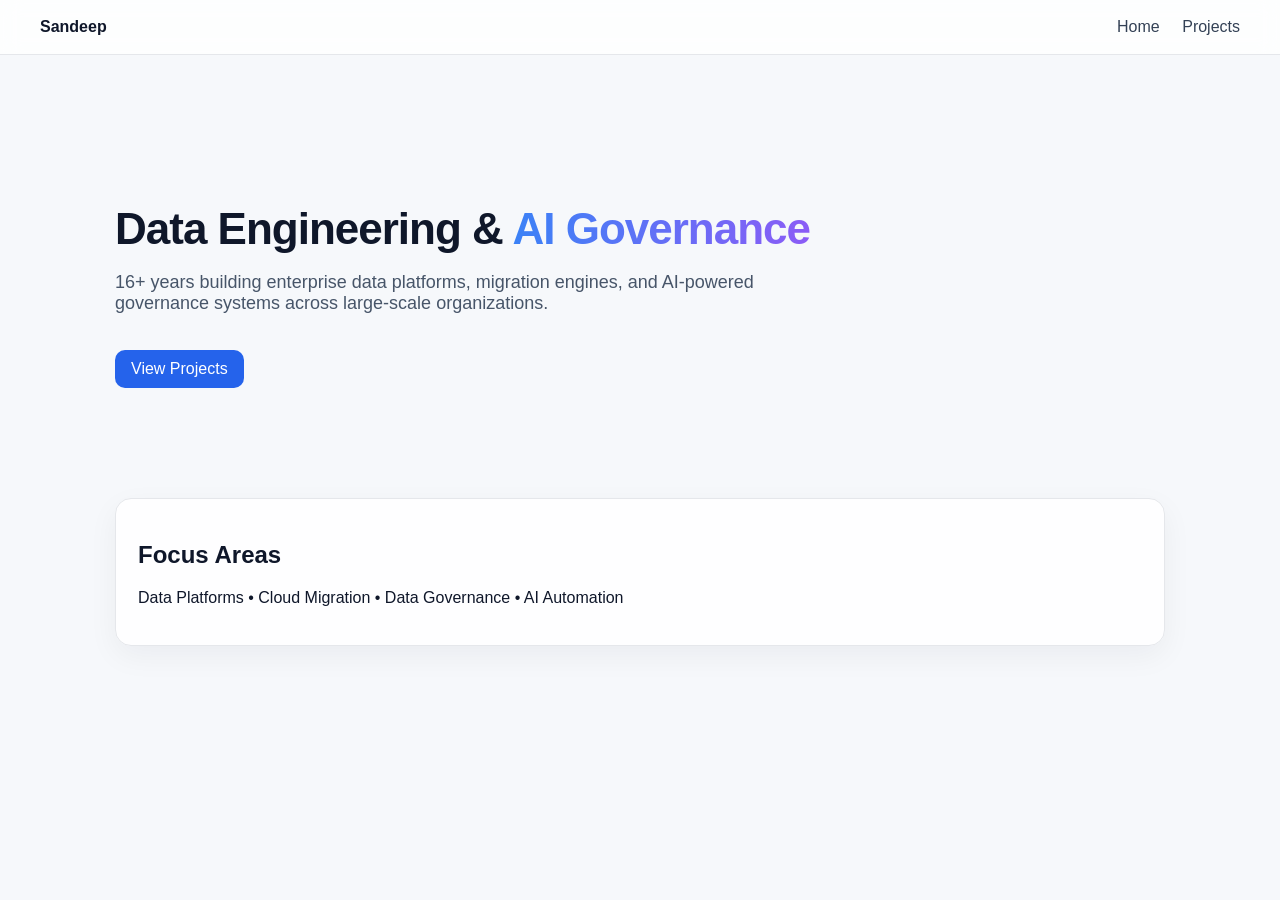
<file: index.html>
<!DOCTYPE html>
<html>
<head>
  <title>Sandeep | Portfolio</title>
  <link rel="stylesheet" href="styles.css">
</head>

<body>

<div class="nav">
  <div><b>Sandeep</b></div>
  <div>
    <a href="index.html">Home</a>
    <a href="projects.html">Projects</a>
  </div>
</div>

<div class="container">

  <div class="hero">
    <h1>
      Data Engineering & <span class="highlight">AI Governance</span>
    </h1>

    <p class="subtext">
      16+ years building enterprise data platforms, migration engines, and AI-powered governance systems across large-scale organizations.
    </p>

    <br>
    <a class="btn" href="projects.html">View Projects</a>
  </div>

  <div class="section">
    <div class="card">
      <h2>Focus Areas</h2>
      <p>Data Platforms • Cloud Migration • Data Governance • AI Automation</p>
    </div>
  </div>

</div>

</body>
</html>
</file>
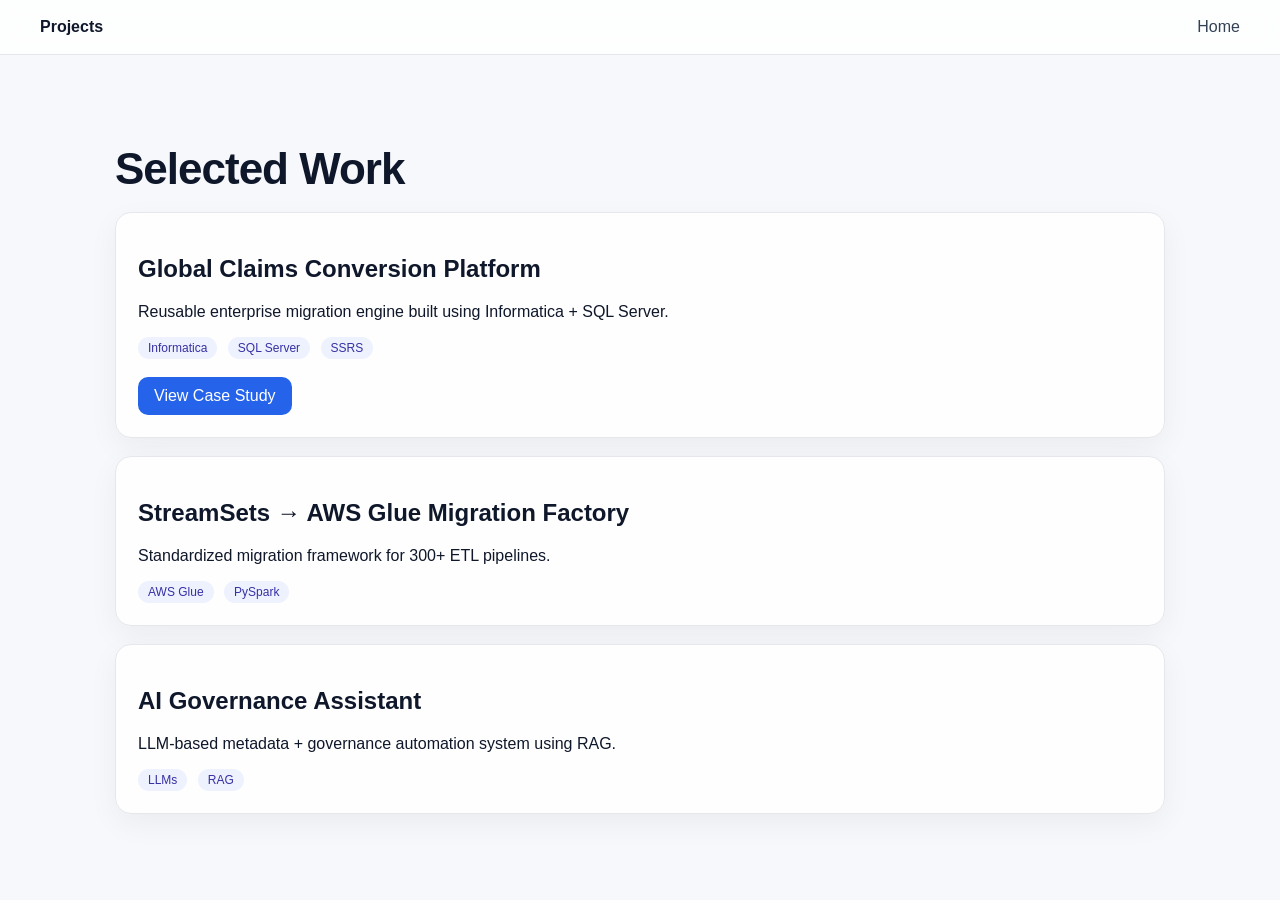
<file: projects.html>
<!DOCTYPE html>
<html>
<head>
  <title>Projects</title>
  <link rel="stylesheet" href="styles.css">
</head>

<body>

<div class="nav">
  <div><b>Projects</b></div>
  <div>
    <a href="index.html">Home</a>
  </div>
</div>

<div class="container">

  <h1>Selected Work</h1>

  <div class="card">
    <h2>Global Claims Conversion Platform</h2>
    <p>Reusable enterprise migration engine built using Informatica + SQL Server.</p>
    <span class="tag">Informatica</span>
    <span class="tag">SQL Server</span>
    <span class="tag">SSRS</span>
    <br><br>
    <a class="btn" href="xl-case-study.html">View Case Study</a>
  </div>

  <div class="card">
    <h2>StreamSets → AWS Glue Migration Factory</h2>
    <p>Standardized migration framework for 300+ ETL pipelines.</p>
    <span class="tag">AWS Glue</span>
    <span class="tag">PySpark</span>
  </div>

  <div class="card">
    <h2>AI Governance Assistant</h2>
    <p>LLM-based metadata + governance automation system using RAG.</p>
    <span class="tag">LLMs</span>
    <span class="tag">RAG</span>
  </div>

</div>

</body>
</html>
</file>
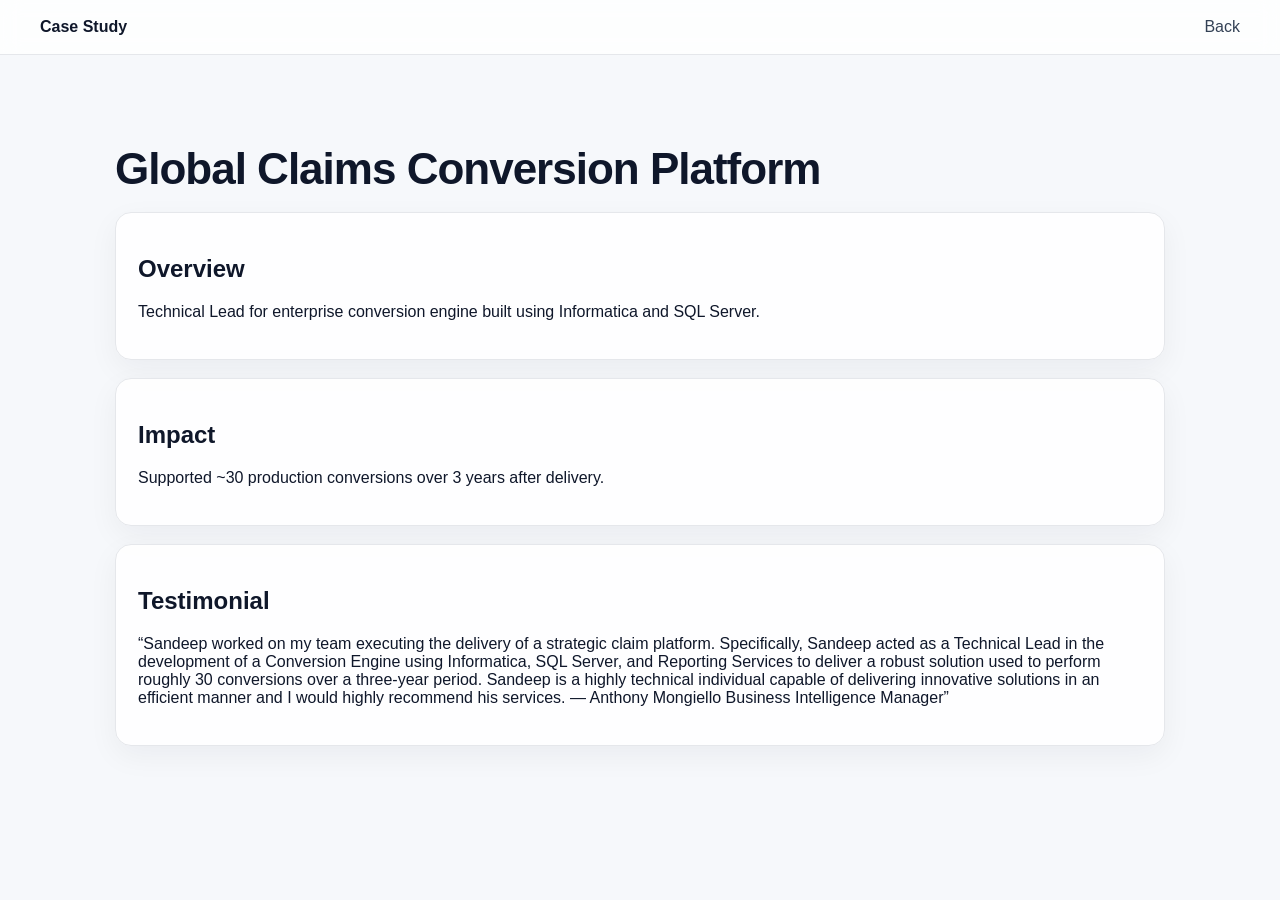
<file: xl-case-study.html>
<!DOCTYPE html>
<html>
<head>
  <title>XL Claims Case Study</title>
  <link rel="stylesheet" href="styles.css">
</head>

<body>

<div class="nav">
  <div><b>Case Study</b></div>
  <div>
    <a href="projects.html">Back</a>
  </div>
</div>

<div class="container">

  <h1>Global Claims Conversion Platform</h1>

  <div class="card">
    <h2>Overview</h2>
    <p>
      Technical Lead for enterprise conversion engine built using Informatica and SQL Server.
    </p>
  </div>

  <div class="card">
    <h2>Impact</h2>
    <p>Supported ~30 production conversions over 3 years after delivery.</p>
  </div>

  <div class="card">
    <h2>Testimonial</h2>
    <p>
      “Sandeep worked on my team executing the delivery of a strategic claim platform. Specifically, Sandeep acted as a Technical Lead in the development of a Conversion Engine using Informatica, SQL Server, and Reporting Services to deliver a robust solution used to perform roughly 30 conversions over a three-year period.

Sandeep is a highly technical individual capable of delivering innovative solutions in an efficient manner and I would highly recommend his services.

— Anthony Mongiello
Business Intelligence Manager”
    </p>
  </div>

</div>

</body>
</html>
</file>
<file: styles.css>
body {
  margin: 0;
  font-family: -apple-system, BlinkMacSystemFont, "Segoe UI", Roboto, Arial;
  background: #f6f8fb;
  color: #0f172a;
}

/* Top Nav */
.nav {
  display: flex;
  justify-content: space-between;
  padding: 18px 40px;
  background: rgba(255,255,255,0.8);
  backdrop-filter: blur(10px);
  position: sticky;
  top: 0;
  border-bottom: 1px solid #e5e7eb;
}

.nav a {
  margin-left: 18px;
  text-decoration: none;
  color: #334155;
  font-weight: 500;
}

/* Layout */
.container {
  max-width: 1050px;
  margin: auto;
  padding: 60px 24px;
}

/* Hero */
.hero {
  padding: 60px 0;
}

h1 {
  font-size: 44px;
  letter-spacing: -1px;
  margin-bottom: 10px;
}

.subtext {
  font-size: 18px;
  color: #475569;
  max-width: 700px;
}

/* Gradient accent */
.highlight {
  background: linear-gradient(90deg,#3b82f6,#8b5cf6);
  -webkit-background-clip: text;
  -webkit-text-fill-color: transparent;
}

/* Cards (GLASS + GLOSSY) */
.card {
  background: rgba(255,255,255,0.9);
  border: 1px solid #e5e7eb;
  border-radius: 16px;
  padding: 22px;
  margin: 18px 0;
  box-shadow: 0 10px 30px rgba(15, 23, 42, 0.05);
  transition: all 0.25s ease;
}

.card:hover {
  transform: translateY(-6px);
  box-shadow: 0 20px 50px rgba(15, 23, 42, 0.10);
}

/* Buttons */
.btn {
  display: inline-block;
  padding: 10px 16px;
  background: #2563eb;
  color: white;
  border-radius: 10px;
  text-decoration: none;
  font-weight: 500;
}

.btn:hover {
  background: #1d4ed8;
}

/* Tags */
.tag {
  display: inline-block;
  background: #eef2ff;
  color: #3730a3;
  padding: 4px 10px;
  border-radius: 999px;
  font-size: 12px;
  margin-right: 6px;
}

/* Section spacing */
.section {
  margin-top: 50px;
}
</file>
